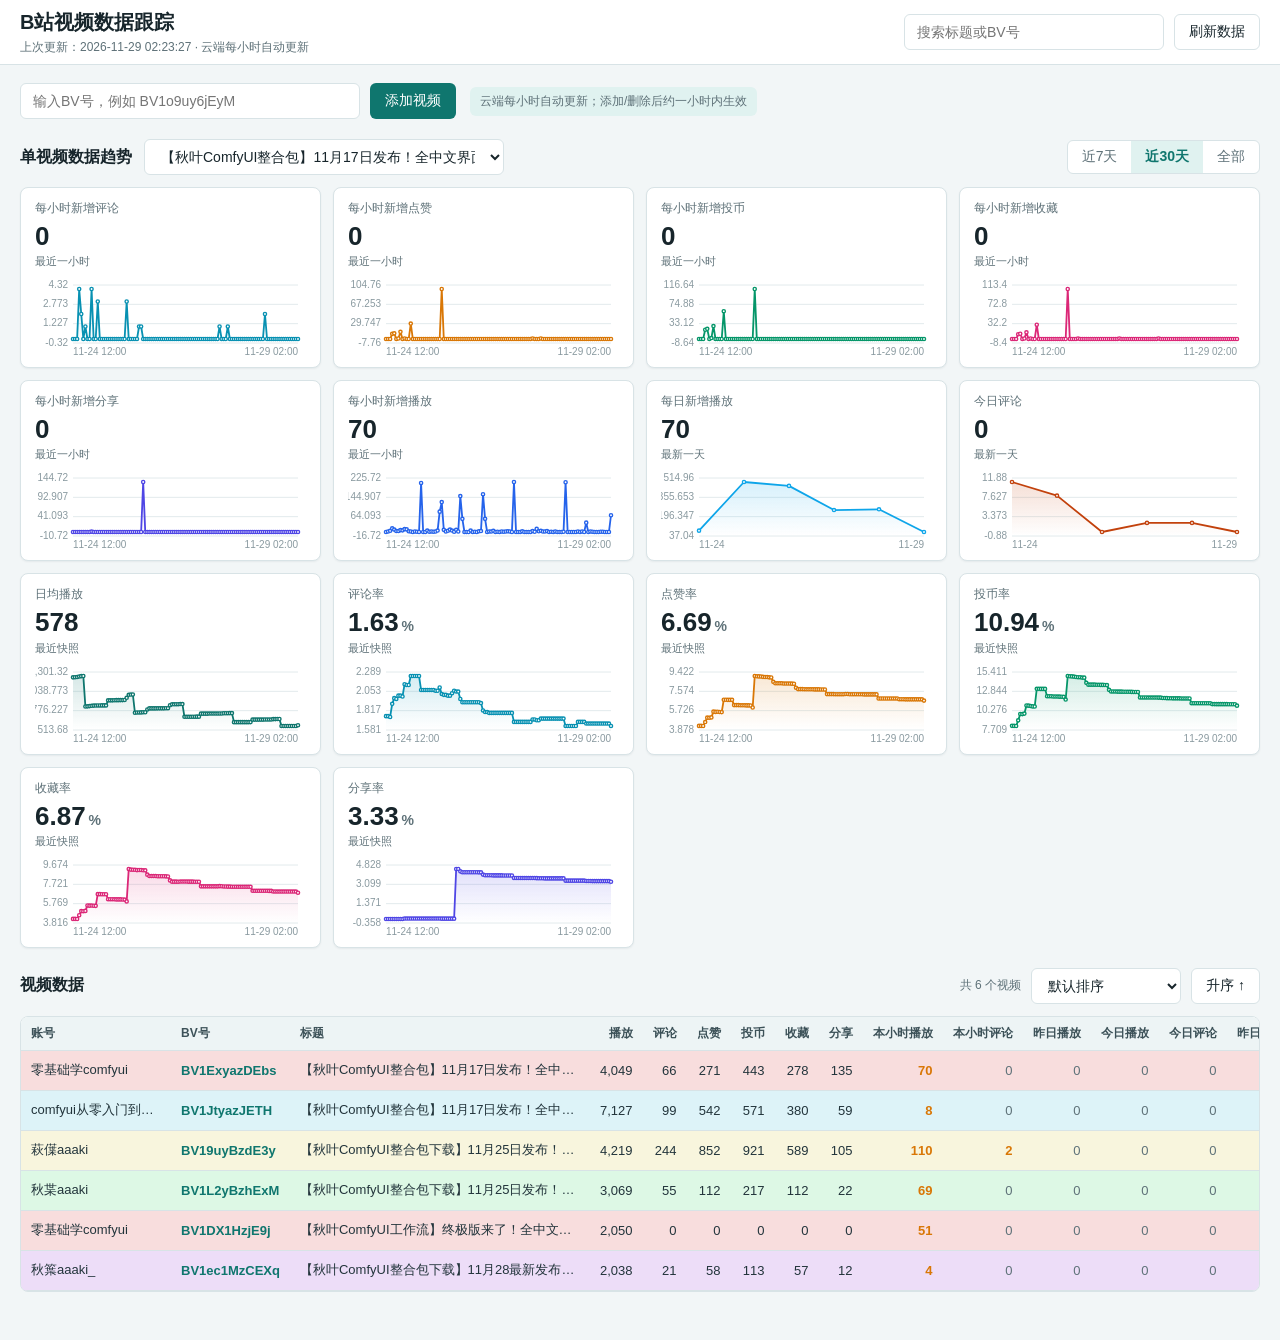
<file: docs/index.html>
<!DOCTYPE html>
<html lang="zh-CN">
<head>
  <meta charset="UTF-8">
  <meta name="viewport" content="width=device-width, initial-scale=1.0">
  <title>B站视频数据跟踪</title>
  <link rel="icon" href="data:,">
  <link rel="stylesheet" href="./style.css">
</head>
<body>
  <header class="topbar">
    <div class="topbar-inner">
      <div class="brand">
        <h1>B站视频数据跟踪</h1>
        <p id="statusLine" class="status-line">正在加载数据…</p>
      </div>
      <div class="top-actions">
        <input id="searchInput" class="input search-input" type="search" placeholder="搜索标题或BV号" autocomplete="off">
        <button id="refreshBtn" class="btn btn-outline" type="button">刷新数据</button>
      </div>
    </div>
  </header>

  <main class="page">
    <section class="add-bar" aria-label="添加视频">
      <form id="addForm" class="add-form">
        <input id="bvInput" class="input" type="text" placeholder="输入BV号，例如 BV1o9uy6jEyM" autocomplete="off">
        <button class="btn btn-primary" type="submit">添加视频</button>
      </form>
      <span class="cloud-hint">云端每小时自动更新；添加/删除后约一小时内生效</span>
      <span id="message" class="message" role="status"></span>
    </section>

    <section class="chart-head">
      <div class="chart-tools">
        <h2>单视频数据趋势</h2>
        <select id="videoSelect" class="input select-input" aria-label="选择视频"></select>
      </div>
      <div id="periodButtons" class="segmented" role="group" aria-label="图表时间范围">
        <button type="button" data-days="7">近7天</button>
        <button type="button" data-days="30" class="active">近30天</button>
        <button type="button" data-days="0">全部</button>
      </div>
    </section>

    <section id="cards" class="cards" aria-label="单视频趋势卡片"></section>

    <section class="table-section">
      <div class="table-head">
        <h2>视频数据</h2>
        <div class="table-tools">
          <span id="tableCount" class="table-count"></span>
          <select id="sortSelect" class="input select-input sort-select" aria-label="排序字段"></select>
          <button id="sortDirBtn" class="btn btn-outline sort-dir-btn" type="button" aria-label="切换排序方向">升序 ↑</button>
        </div>
      </div>
      <div class="table-wrap">
        <table id="videoTable">
          <thead>
            <tr>
              <th class="col-owner sortable" data-sort="owner">账号</th>
              <th class="col-bvid sortable" data-sort="bvid">BV号</th>
              <th class="col-title sortable" data-sort="title">标题</th>
              <th class="sortable" data-sort="view">播放</th>
              <th class="sortable" data-sort="reply">评论</th>
              <th class="sortable" data-sort="like">点赞</th>
              <th class="sortable" data-sort="coin">投币</th>
              <th class="sortable" data-sort="favorite">收藏</th>
              <th class="sortable" data-sort="share">分享</th>
              <th class="sortable" data-sort="hour_plays">本小时播放</th>
              <th class="sortable" data-sort="hour_comments">本小时评论</th>
              <th class="sortable" data-sort="yesterday_plays">昨日播放</th>
              <th class="sortable" data-sort="today_plays">今日播放</th>
              <th class="sortable" data-sort="today_comments">今日评论</th>
              <th class="sortable" data-sort="yesterday_comments">昨日评论</th>
              <th class="sortable" data-sort="published_days">已发布天数</th>
              <th class="sortable" data-sort="published_at">发布时间</th>
              <th class="sortable" data-sort="avg_daily_plays">日均播放</th>
              <th class="sortable" data-sort="comment_rate">评论率</th>
              <th class="sortable" data-sort="like_rate">点赞率</th>
              <th class="sortable" data-sort="coin_rate">投币率</th>
              <th class="sortable" data-sort="favorite_rate">收藏率</th>
              <th class="sortable" data-sort="share_rate">分享率</th>
              <th class="col-action">操作</th>
            </tr>
          </thead>
          <tbody id="videoTableBody"></tbody>
        </table>
        <div id="emptyState" class="empty-state" hidden>没有匹配的视频</div>
      </div>
    </section>
  </main>

  <div id="chartTooltip" class="chart-tooltip" hidden></div>

  <script src="./charts.js"></script>
  <script src="./app.js"></script>
</body>
</html>
</file>
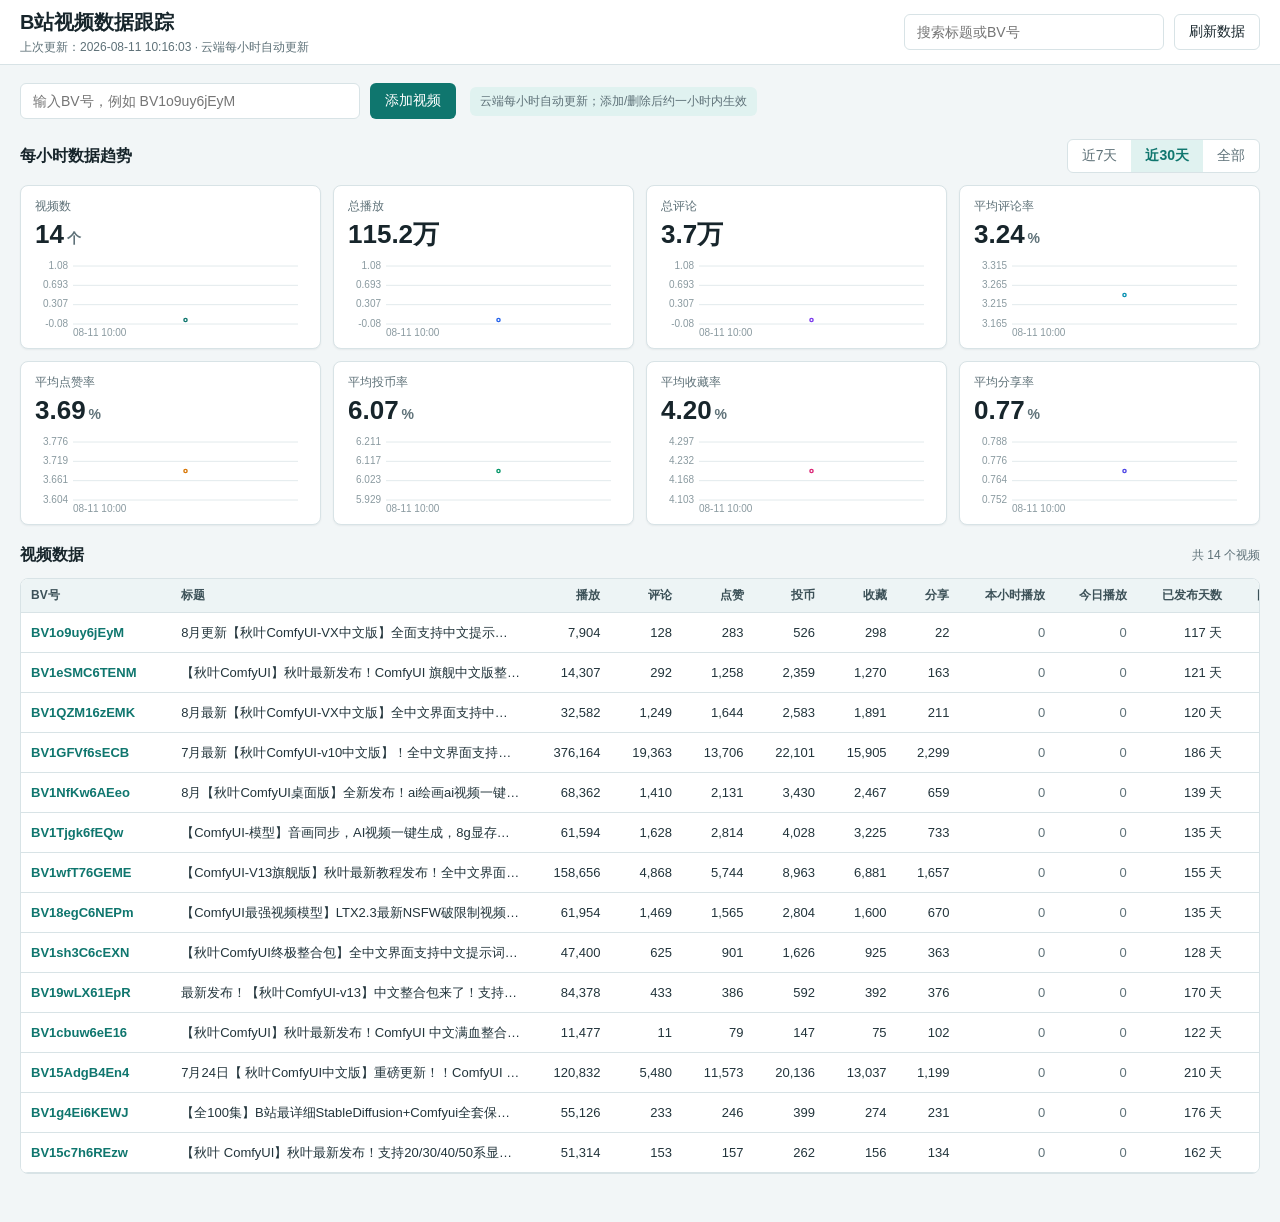
<file: public/index.html>
<!DOCTYPE html>
<html lang="zh-CN">
<head>
  <meta charset="UTF-8">
  <meta name="viewport" content="width=device-width, initial-scale=1.0">
  <title>B站视频数据跟踪</title>
  <link rel="stylesheet" href="./style.css">
</head>
<body>
  <header class="topbar">
    <div class="topbar-inner">
      <div class="brand">
        <h1>B站视频数据跟踪</h1>
        <p id="statusLine" class="status-line">正在加载数据…</p>
      </div>
      <div class="top-actions">
        <input id="searchInput" class="input search-input" type="search" placeholder="搜索标题或BV号" autocomplete="off">
        <button id="refreshBtn" class="btn btn-outline" type="button">刷新数据</button>
      </div>
    </div>
  </header>

  <main class="page">
    <section class="add-bar" aria-label="添加视频">
      <form id="addForm" class="add-form">
        <input id="bvInput" class="input" type="text" placeholder="输入BV号，例如 BV1o9uy6jEyM" autocomplete="off">
        <button class="btn btn-primary" type="submit">添加视频</button>
      </form>
      <span class="cloud-hint">云端每小时自动更新；添加/删除后约一小时内生效</span>
      <span id="message" class="message" role="status"></span>
    </section>

    <section class="chart-head">
      <h2>每小时数据趋势</h2>
      <div id="periodButtons" class="segmented" role="group" aria-label="图表时间范围">
        <button type="button" data-days="7">近7天</button>
        <button type="button" data-days="30" class="active">近30天</button>
        <button type="button" data-days="0">全部</button>
      </div>
    </section>

    <section id="cards" class="cards" aria-label="总览卡片"></section>

    <section class="table-section">
      <div class="table-head">
        <h2>视频数据</h2>
        <span id="tableCount" class="table-count"></span>
      </div>
      <div class="table-wrap">
        <table id="videoTable">
          <thead>
            <tr>
              <th class="col-bvid">BV号</th>
              <th class="col-title">标题</th>
              <th>播放</th>
              <th>评论</th>
              <th>点赞</th>
              <th>投币</th>
              <th>收藏</th>
              <th>分享</th>
              <th>本小时播放</th>
              <th>今日播放</th>
              <th>已发布天数</th>
              <th>日均播放</th>
              <th>评论率</th>
              <th>点赞率</th>
              <th>投币率</th>
              <th>收藏率</th>
              <th>分享率</th>
              <th class="col-action">操作</th>
            </tr>
          </thead>
          <tbody id="videoTableBody"></tbody>
        </table>
        <div id="emptyState" class="empty-state" hidden>没有匹配的视频</div>
      </div>
    </section>
  </main>

  <div id="chartTooltip" class="chart-tooltip" hidden></div>

  <script src="./charts.js"></script>
  <script src="./app.js"></script>
</body>
</html>
</file>
<file: docs/style.css>
:root {
  --bg: #f2f6f7;
  --panel: #ffffff;
  --text: #17252b;
  --muted: #5e7178;
  --line: #d8e3e6;
  --accent: #0f766e;
  --accent-soft: #e0f2f0;
  --warm: #d97706;
  --danger: #b42318;
  --shadow: 0 1px 2px rgba(23, 37, 43, 0.06);
}

* {
  box-sizing: border-box;
}

html,
body {
  margin: 0;
  padding: 0;
  background: var(--bg);
  color: var(--text);
  font-family: "Microsoft YaHei", "PingFang SC", "Segoe UI", Arial, sans-serif;
  font-size: 14px;
  letter-spacing: 0;
}

button,
input,
select {
  font: inherit;
  letter-spacing: 0;
}

.topbar {
  background: var(--panel);
  border-bottom: 1px solid var(--line);
  position: sticky;
  top: 0;
  z-index: 20;
}

.topbar-inner,
.page {
  max-width: 1480px;
  margin: 0 auto;
  padding-left: 20px;
  padding-right: 20px;
}

.topbar-inner {
  min-height: 64px;
  display: flex;
  align-items: center;
  justify-content: space-between;
  gap: 16px;
}

.brand h1 {
  margin: 0;
  font-size: 20px;
  font-weight: 700;
}

.status-line {
  margin: 3px 0 0;
  font-size: 12px;
  color: var(--muted);
}

.status-line .error-text {
  color: var(--danger);
}

.top-actions {
  display: flex;
  align-items: center;
  gap: 10px;
}

.chart-tools {
  display: flex;
  align-items: center;
  gap: 12px;
  flex-wrap: wrap;
}

.select-input {
  min-width: 220px;
  max-width: 360px;
}

.table-tools {
  display: flex;
  align-items: center;
  justify-content: flex-end;
  gap: 10px;
  flex-wrap: wrap;
}

.sort-select {
  min-width: 150px;
  max-width: 220px;
}

.sort-dir-btn {
  white-space: nowrap;
}

.search-input {
  width: 260px;
}

.input {
  height: 36px;
  padding: 0 12px;
  border: 1px solid var(--line);
  border-radius: 6px;
  background: var(--panel);
  color: var(--text);
  outline: none;
}

.input:focus {
  border-color: var(--accent);
  box-shadow: 0 0 0 3px rgba(15, 118, 110, 0.14);
}

.btn {
  height: 36px;
  padding: 0 14px;
  border: 1px solid transparent;
  border-radius: 6px;
  cursor: pointer;
  white-space: nowrap;
  transition: background 0.15s ease, border-color 0.15s ease;
}

.btn-primary {
  background: var(--accent);
  color: #fff;
}

.btn-primary:hover {
  background: #0b635d;
}

.btn-outline {
  background: var(--panel);
  border-color: var(--line);
  color: var(--text);
}

.btn-outline:hover {
  border-color: var(--accent);
  color: var(--accent);
}

.btn:disabled {
  opacity: 0.6;
  cursor: default;
}

.btn-danger {
  background: transparent;
  border-color: transparent;
  color: var(--danger);
  padding: 2px 6px;
  height: auto;
  font-size: 12px;
}

.btn-danger:hover {
  background: #fdecea;
}

.page {
  padding-top: 18px;
  padding-bottom: 48px;
}

.add-bar {
  display: flex;
  align-items: center;
  gap: 14px;
  flex-wrap: wrap;
  margin-bottom: 18px;
}

.add-form {
  display: flex;
  gap: 10px;
}

.add-form .input {
  width: 340px;
}

.message {
  font-size: 13px;
  color: var(--muted);
}

.cloud-hint {
  font-size: 12px;
  color: var(--muted);
  background: var(--accent-soft);
  border-radius: 6px;
  padding: 6px 10px;
}

.message.error {
  color: var(--danger);
}

.message.success {
  color: var(--accent);
}

.chart-head,
.table-head {
  display: flex;
  align-items: center;
  justify-content: space-between;
  gap: 12px;
  margin: 20px 0 12px;
}

.chart-head h2,
.table-head h2 {
  margin: 0;
  font-size: 16px;
  font-weight: 700;
}

.segmented {
  display: inline-flex;
  border: 1px solid var(--line);
  border-radius: 6px;
  overflow: hidden;
  background: var(--panel);
}

.segmented button {
  border: 0;
  background: transparent;
  color: var(--muted);
  padding: 7px 14px;
  cursor: pointer;
}

.segmented button.active {
  background: var(--accent-soft);
  color: var(--accent);
  font-weight: 600;
}

.cards {
  display: grid;
  grid-template-columns: repeat(4, minmax(0, 1fr));
  gap: 12px;
}

.metric-card {
  background: var(--panel);
  border: 1px solid var(--line);
  border-radius: 8px;
  padding: 12px 14px 8px;
  box-shadow: var(--shadow);
  min-width: 0;
}

.metric-label {
  font-size: 12px;
  color: var(--muted);
  margin-bottom: 4px;
}

.metric-value {
  font-size: 26px;
  font-weight: 700;
  line-height: 1.2;
  font-variant-numeric: tabular-nums;
}

.metric-value small {
  font-size: 14px;
  font-weight: 600;
  color: var(--muted);
  margin-left: 3px;
}

.metric-note {
  font-size: 11px;
  color: var(--muted);
  margin-top: 2px;
}

.metric-card canvas {
  width: 100%;
  height: 82px;
  display: block;
  margin-top: 8px;
}

.table-section {
  margin-top: 8px;
}

.table-count {
  color: var(--muted);
  font-size: 12px;
}

.table-wrap {
  overflow: auto;
  border: 1px solid var(--line);
  border-radius: 8px;
  background: var(--panel);
  max-height: 70vh;
  position: relative;
}

table {
  width: 100%;
  border-collapse: separate;
  border-spacing: 0;
  min-width: 1720px;
  font-size: 13px;
}

th,
td {
  padding: 8px 10px;
  border-bottom: 1px solid var(--line);
  text-align: right;
  white-space: nowrap;
  font-variant-numeric: tabular-nums;
}

th {
  position: sticky;
  top: 0;
  z-index: 2;
  background: #edf4f5;
  color: #3c5158;
  font-weight: 600;
  font-size: 12px;
}

th.sortable {
  cursor: pointer;
  user-select: none;
}

th.sortable:hover {
  color: var(--accent);
}

th.sorted {
  background: #e4f0f1;
  color: var(--accent);
}

th.sorted::after {
  content: attr(data-arrow);
  margin-left: 4px;
}

td {
  color: #22343b;
}

tbody tr:hover td {
  box-shadow: inset 0 0 0 1px var(--accent);
}

.col-owner,
th.col-owner,
.col-bvid,
th.col-bvid {
  text-align: left;
  position: sticky;
  z-index: 3;
}

.col-owner,
th.col-owner {
  left: 0;
  width: 150px;
  min-width: 150px;
  max-width: 150px;
  overflow: hidden;
  text-overflow: ellipsis;
}

.col-bvid,
th.col-bvid {
  left: 150px;
}

td.col-owner,
td.col-bvid {
  background: inherit;
}

th.col-owner,
th.col-bvid {
  background: #edf4f5;
}

.col-title,
th.col-title {
  text-align: left;
}

.col-title {
  max-width: 300px;
  overflow: hidden;
  text-overflow: ellipsis;
}

.bvid-link {
  color: var(--accent);
  text-decoration: none;
  font-weight: 600;
}

.bvid-link:hover {
  text-decoration: underline;
}

.bvid-copy {
  position: absolute;
  top: 6px;
  right: 8px;
  display: inline-flex;
  align-items: center;
  justify-content: center;
  width: 20px;
  height: 20px;
  padding: 0;
  border: 1px solid var(--line);
  border-radius: 4px;
  background: var(--panel);
  color: var(--accent);
  cursor: pointer;
  opacity: 0;
  transition: opacity 0.12s ease, background 0.12s ease, border-color 0.12s ease;
  z-index: 1;
}

tbody tr:hover .bvid-copy,
.bvid-copy:focus-visible {
  opacity: 1;
}

.bvid-copy:hover {
  background: var(--accent-soft);
  border-color: var(--accent);
}

.bvid-copy.copied {
  color: var(--warm);
  border-color: var(--warm);
}

.num-strong {
  color: var(--warm);
  font-weight: 700;
}

.num-muted {
  color: var(--muted);
}

.empty-state {
  padding: 32px;
  text-align: center;
  color: var(--muted);
}

.chart-tooltip {
  position: fixed;
  pointer-events: none;
  background: rgba(23, 37, 43, 0.92);
  color: #fff;
  border-radius: 6px;
  padding: 7px 9px;
  font-size: 12px;
  line-height: 1.5;
  z-index: 50;
  transform: translate(10px, -50%);
  white-space: nowrap;
}

@media (max-width: 1180px) {
  .cards {
    grid-template-columns: repeat(2, minmax(0, 1fr));
  }
}

@media (max-width: 720px) {
  .topbar-inner {
    flex-direction: column;
    align-items: stretch;
    padding-top: 12px;
    padding-bottom: 12px;
  }

  .top-actions {
    flex-direction: column;
  }

  .chart-tools,
  .table-tools {
    width: 100%;
  }

  .select-input {
    width: 100%;
    max-width: none;
  }

  .search-input {
    width: 100%;
  }

  .add-form {
    width: 100%;
  }

  .add-form .input {
    width: 0;
    flex: 1;
  }

  .cards {
    grid-template-columns: 1fr;
  }

  .chart-head,
  .table-head {
    align-items: flex-start;
    flex-direction: column;
  }
}
</file>
<file: public/style.css>
:root {
  --bg: #f2f6f7;
  --panel: #ffffff;
  --text: #17252b;
  --muted: #5e7178;
  --line: #d8e3e6;
  --accent: #0f766e;
  --accent-soft: #e0f2f0;
  --warm: #d97706;
  --danger: #b42318;
  --shadow: 0 1px 2px rgba(23, 37, 43, 0.06);
}

* {
  box-sizing: border-box;
}

html,
body {
  margin: 0;
  padding: 0;
  background: var(--bg);
  color: var(--text);
  font-family: "Microsoft YaHei", "PingFang SC", "Segoe UI", Arial, sans-serif;
  font-size: 14px;
  letter-spacing: 0;
}

button,
input {
  font: inherit;
  letter-spacing: 0;
}

.topbar {
  background: var(--panel);
  border-bottom: 1px solid var(--line);
  position: sticky;
  top: 0;
  z-index: 20;
}

.topbar-inner,
.page {
  max-width: 1480px;
  margin: 0 auto;
  padding-left: 20px;
  padding-right: 20px;
}

.topbar-inner {
  min-height: 64px;
  display: flex;
  align-items: center;
  justify-content: space-between;
  gap: 16px;
}

.brand h1 {
  margin: 0;
  font-size: 20px;
  font-weight: 700;
}

.status-line {
  margin: 3px 0 0;
  font-size: 12px;
  color: var(--muted);
}

.status-line .error-text {
  color: var(--danger);
}

.top-actions {
  display: flex;
  align-items: center;
  gap: 10px;
}

.search-input {
  width: 260px;
}

.input {
  height: 36px;
  padding: 0 12px;
  border: 1px solid var(--line);
  border-radius: 6px;
  background: var(--panel);
  color: var(--text);
  outline: none;
}

.input:focus {
  border-color: var(--accent);
  box-shadow: 0 0 0 3px rgba(15, 118, 110, 0.14);
}

.btn {
  height: 36px;
  padding: 0 14px;
  border: 1px solid transparent;
  border-radius: 6px;
  cursor: pointer;
  white-space: nowrap;
  transition: background 0.15s ease, border-color 0.15s ease;
}

.btn-primary {
  background: var(--accent);
  color: #fff;
}

.btn-primary:hover {
  background: #0b635d;
}

.btn-outline {
  background: var(--panel);
  border-color: var(--line);
  color: var(--text);
}

.btn-outline:hover {
  border-color: var(--accent);
  color: var(--accent);
}

.btn:disabled {
  opacity: 0.6;
  cursor: default;
}

.btn-danger {
  background: transparent;
  border-color: transparent;
  color: var(--danger);
  padding: 2px 6px;
  height: auto;
  font-size: 12px;
}

.btn-danger:hover {
  background: #fdecea;
}

.page {
  padding-top: 18px;
  padding-bottom: 48px;
}

.add-bar {
  display: flex;
  align-items: center;
  gap: 14px;
  flex-wrap: wrap;
  margin-bottom: 18px;
}

.add-form {
  display: flex;
  gap: 10px;
}

.add-form .input {
  width: 340px;
}

.message {
  font-size: 13px;
  color: var(--muted);
}

.cloud-hint {
  font-size: 12px;
  color: var(--muted);
  background: var(--accent-soft);
  border-radius: 6px;
  padding: 6px 10px;
}

.message.error {
  color: var(--danger);
}

.message.success {
  color: var(--accent);
}

.chart-head,
.table-head {
  display: flex;
  align-items: center;
  justify-content: space-between;
  gap: 12px;
  margin: 20px 0 12px;
}

.chart-head h2,
.table-head h2 {
  margin: 0;
  font-size: 16px;
  font-weight: 700;
}

.segmented {
  display: inline-flex;
  border: 1px solid var(--line);
  border-radius: 6px;
  overflow: hidden;
  background: var(--panel);
}

.segmented button {
  border: 0;
  background: transparent;
  color: var(--muted);
  padding: 7px 14px;
  cursor: pointer;
}

.segmented button.active {
  background: var(--accent-soft);
  color: var(--accent);
  font-weight: 600;
}

.cards {
  display: grid;
  grid-template-columns: repeat(4, minmax(0, 1fr));
  gap: 12px;
}

.metric-card {
  background: var(--panel);
  border: 1px solid var(--line);
  border-radius: 8px;
  padding: 12px 14px 8px;
  box-shadow: var(--shadow);
  min-width: 0;
}

.metric-label {
  font-size: 12px;
  color: var(--muted);
  margin-bottom: 4px;
}

.metric-value {
  font-size: 26px;
  font-weight: 700;
  line-height: 1.2;
  font-variant-numeric: tabular-nums;
}

.metric-value small {
  font-size: 14px;
  font-weight: 600;
  color: var(--muted);
  margin-left: 3px;
}

.metric-card canvas {
  width: 100%;
  height: 82px;
  display: block;
  margin-top: 8px;
}

.table-section {
  margin-top: 8px;
}

.table-count {
  color: var(--muted);
  font-size: 12px;
}

.table-wrap {
  overflow: auto;
  border: 1px solid var(--line);
  border-radius: 8px;
  background: var(--panel);
  max-height: 70vh;
  position: relative;
}

table {
  width: 100%;
  border-collapse: separate;
  border-spacing: 0;
  min-width: 1720px;
  font-size: 13px;
}

th,
td {
  padding: 8px 10px;
  border-bottom: 1px solid var(--line);
  text-align: right;
  white-space: nowrap;
  font-variant-numeric: tabular-nums;
}

th {
  position: sticky;
  top: 0;
  z-index: 2;
  background: #edf4f5;
  color: #3c5158;
  font-weight: 600;
  font-size: 12px;
}

td {
  color: #22343b;
}

tbody tr:hover td {
  background: #f6fbfa;
}

.col-bvid,
th.col-bvid {
  text-align: left;
  position: sticky;
  left: 0;
  z-index: 3;
  background: #fff;
}

th.col-bvid {
  background: #edf4f5;
}

.col-title,
th.col-title {
  text-align: left;
}

.col-title {
  max-width: 300px;
  overflow: hidden;
  text-overflow: ellipsis;
}

.bvid-link {
  color: var(--accent);
  text-decoration: none;
  font-weight: 600;
}

.bvid-link:hover {
  text-decoration: underline;
}

.num-strong {
  color: var(--warm);
  font-weight: 700;
}

.num-muted {
  color: var(--muted);
}

.empty-state {
  padding: 32px;
  text-align: center;
  color: var(--muted);
}

.chart-tooltip {
  position: fixed;
  pointer-events: none;
  background: rgba(23, 37, 43, 0.92);
  color: #fff;
  border-radius: 6px;
  padding: 7px 9px;
  font-size: 12px;
  line-height: 1.5;
  z-index: 50;
  transform: translate(10px, -50%);
  white-space: nowrap;
}

@media (max-width: 1180px) {
  .cards {
    grid-template-columns: repeat(2, minmax(0, 1fr));
  }
}

@media (max-width: 720px) {
  .topbar-inner {
    flex-direction: column;
    align-items: stretch;
    padding-top: 12px;
    padding-bottom: 12px;
  }

  .top-actions {
    flex-direction: column;
  }

  .search-input {
    width: 100%;
  }

  .add-form {
    width: 100%;
  }

  .add-form .input {
    width: 0;
    flex: 1;
  }

  .cards {
    grid-template-columns: 1fr;
  }

  .chart-head,
  .table-head {
    align-items: flex-start;
    flex-direction: column;
  }
}
</file>
